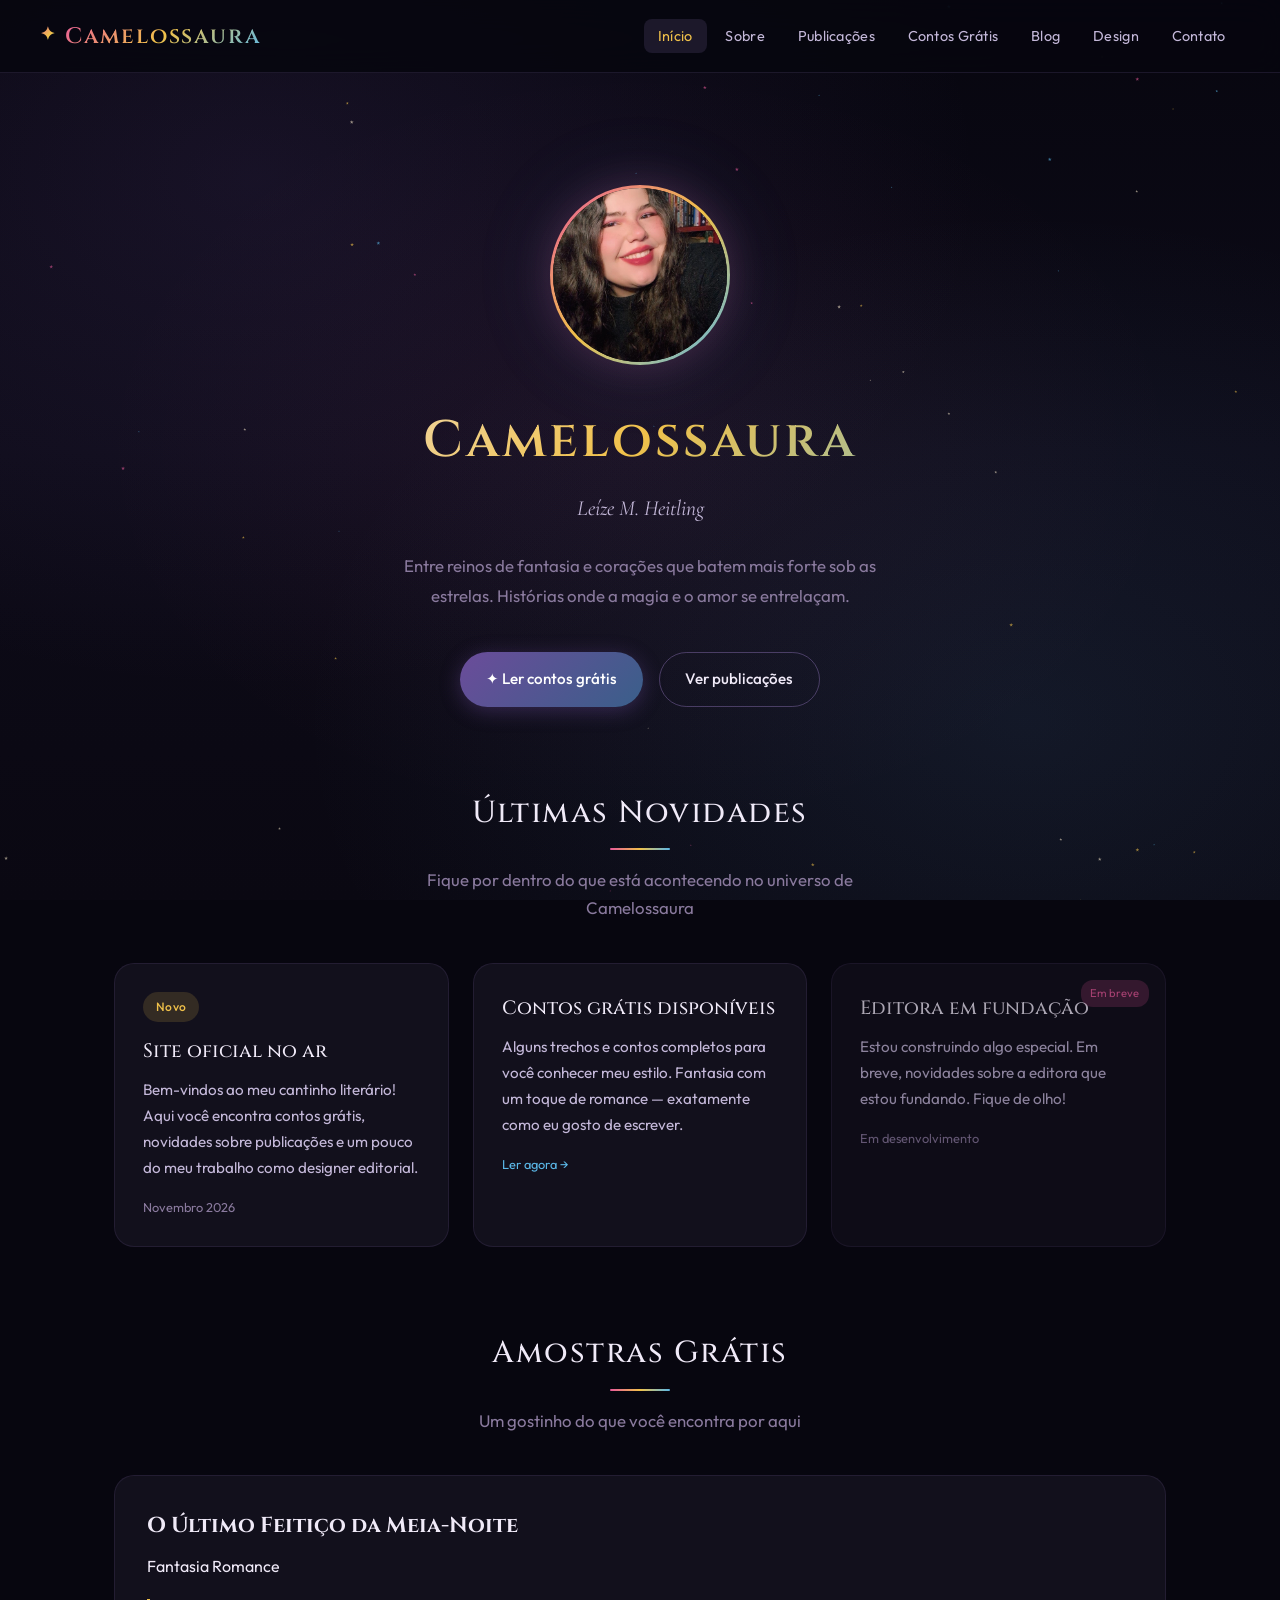
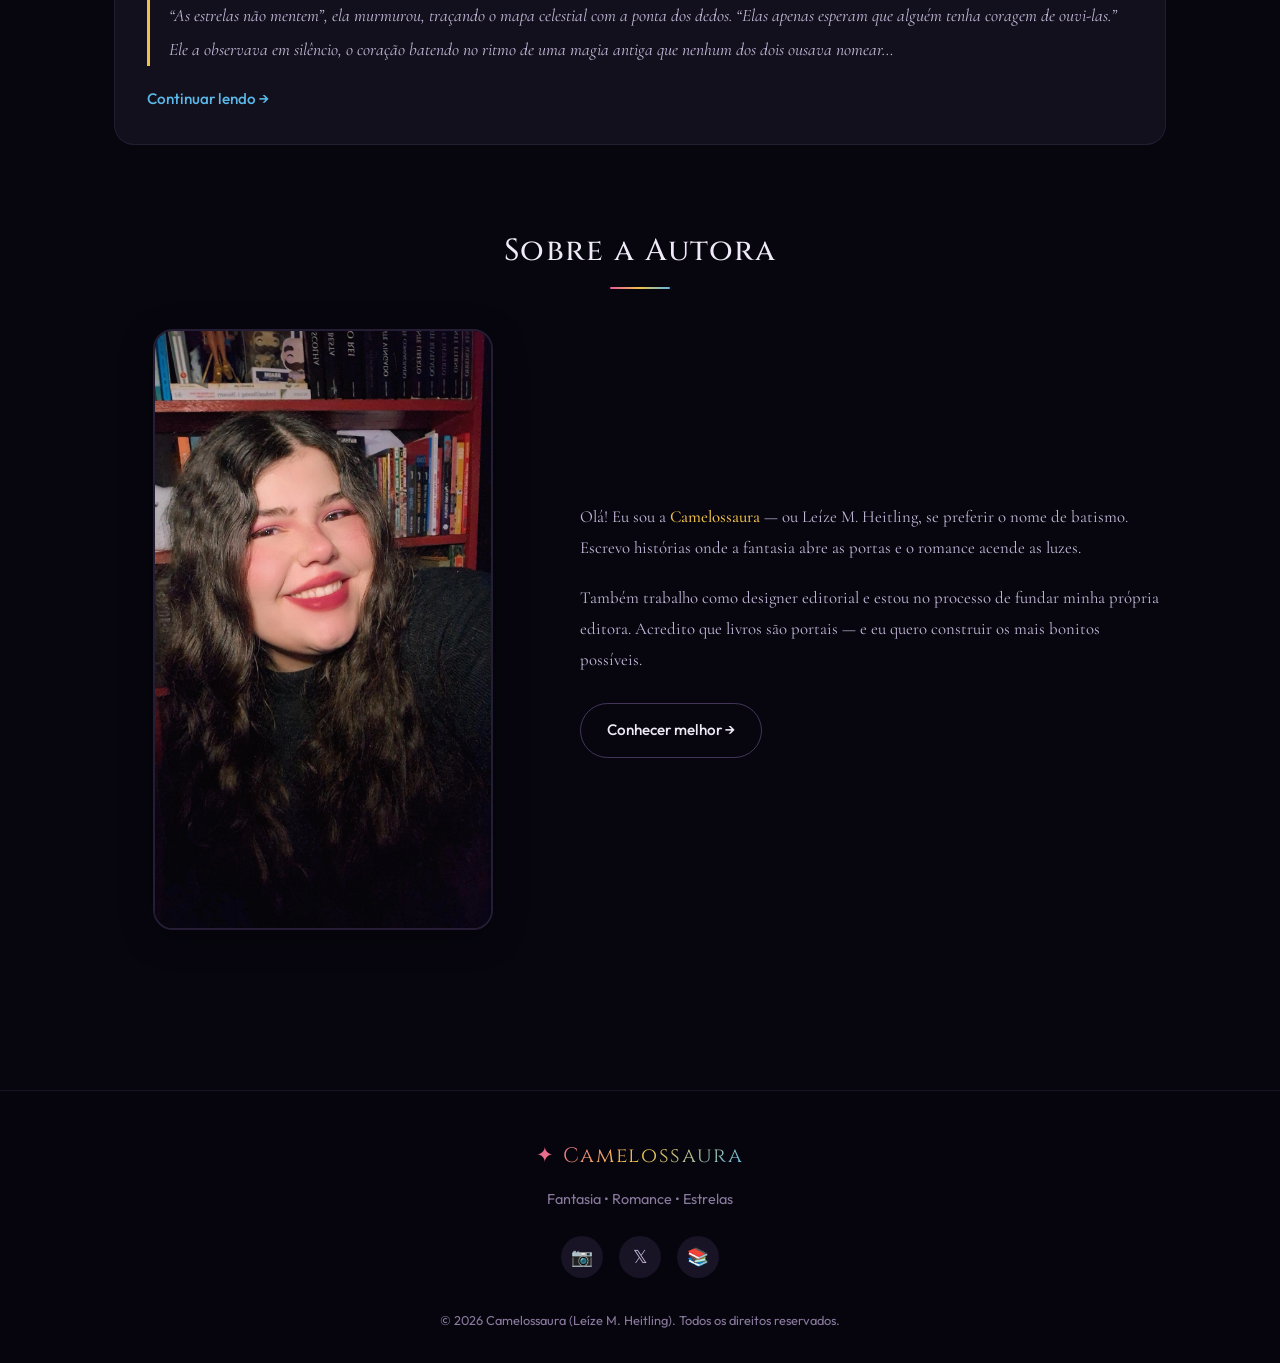
<file: camelossaura-site/index.html>
<!DOCTYPE html>
<html lang="pt-BR">
<head>
  <meta charset="UTF-8">
  <meta name="viewport" content="width=device-width, initial-scale=1.0">
  <title>Camelossaura | Escritora de Fantasia & Romance</title>
  <meta name="description" content="Site oficial de Camelossaura (Leíze M. Heitling) — escritora de fantasia com toques de romance. Contos grátis, publicações e novidades.">
  <link rel="stylesheet" href="css/style.css">
  <link rel="icon" href="data:image/svg+xml,<svg xmlns='http://www.w3.org/2000/svg' viewBox='0 0 100 100'><text y='.9em' font-size='90'>✦</text></svg>">
</head>
<body>
  <!-- Estrelas de fundo -->
  <div class="stars" id="stars"></div>

  <header>
    <div class="nav-container">
      <a href="index.html" class="logo">
        <span class="star-icon">✦</span>
        <span>Camelossaura</span>
      </a>
      <button class="menu-toggle" id="menuToggle" aria-label="Abrir menu">☰</button>
      <nav id="mainNav">
        <ul>
          <li><a href="index.html" class="active">Início</a></li>
          <li><a href="sobre.html">Sobre</a></li>
          <li><a href="publicacoes.html">Publicações</a></li>
          <li><a href="contos.html">Contos Grátis</a></li>
          <li><a href="blog.html">Blog</a></li>
          <li><a href="design.html">Design</a></li>
          <li><a href="contato.html">Contato</a></li>
        </ul>
      </nav>
    </div>
  </header>

  <main>
    <!-- HERO -->
    <section class="hero">
      <img src="images/leize.webp" alt="Camelossaura — Leíze M. Heitling" class="hero-photo">
      <h1>Camelossaura</h1>
      <p class="subtitle">Leíze M. Heitling</p>
      <p class="tagline">
        Entre reinos de fantasia e corações que batem mais forte sob as estrelas. 
        Histórias onde a magia e o amor se entrelaçam.
      </p>
      <div class="hero-buttons">
        <a href="contos.html" class="btn btn-primary">✦ Ler contos grátis</a>
        <a href="publicacoes.html" class="btn btn-secondary">Ver publicações</a>
      </div>
    </section>

    <!-- ÚLTIMAS NOVIDADES -->
    <section class="section">
      <div class="section-header">
        <h2>Últimas Novidades</h2>
        <div class="divider"></div>
        <p>Fique por dentro do que está acontecendo no universo de Camelossaura</p>
      </div>

      <div class="card-grid">
        <article class="card">
          <span class="badge">Novo</span>
          <h3 style="margin-top: 0.8rem;">Site oficial no ar</h3>
          <p>Bem-vindos ao meu cantinho literário! Aqui você encontra contos grátis, novidades sobre publicações e um pouco do meu trabalho como designer editorial.</p>
          <div class="meta">
            <span>Novembro 2026</span>
          </div>
        </article>

        <article class="card">
          <h3>Contos grátis disponíveis</h3>
          <p>Alguns trechos e contos completos para você conhecer meu estilo. Fantasia com um toque de romance — exatamente como eu gosto de escrever.</p>
          <div class="meta">
            <a href="contos.html" style="color: var(--pan-blue); text-decoration: none;">Ler agora →</a>
          </div>
        </article>

        <article class="card coming-soon">
          <h3>Editora em fundação</h3>
          <p>Estou construindo algo especial. Em breve, novidades sobre a editora que estou fundando. Fique de olho!</p>
          <div class="meta">
            <span>Em desenvolvimento</span>
          </div>
        </article>
      </div>
    </section>

    <!-- DESTAQUE CONTOS -->
    <section class="section">
      <div class="section-header">
        <h2>Amostras Grátis</h2>
        <div class="divider"></div>
        <p>Um gostinho do que você encontra por aqui</p>
      </div>

      <div class="story-preview">
        <h3>O Último Feitiço da Meia-Noite</h3>
        <span class="tag fantasia">Fantasia</span>
        <span class="tag romance">Romance</span>
        <p class="excerpt">
          “As estrelas não mentem”, ela murmurou, traçando o mapa celestial com a ponta dos dedos. 
          “Elas apenas esperam que alguém tenha coragem de ouvi-las.” Ele a observava em silêncio, 
          o coração batendo no ritmo de uma magia antiga que nenhum dos dois ousava nomear…
        </p>
        <a href="contos.html" class="read-more">Continuar lendo →</a>
      </div>
    </section>

    <!-- SOBRE RÁPIDO -->
    <section class="section">
      <div class="section-header">
        <h2>Sobre a Autora</h2>
        <div class="divider"></div>
      </div>
      <div class="about-grid">
        <img src="images/leize.webp" alt="Leíze M. Heitling" class="about-photo">
        <div class="about-text">
          <p>
            Olá! Eu sou a <span class="highlight">Camelossaura</span> — ou Leíze M. Heitling, 
            se preferir o nome de batismo. Escrevo histórias onde a fantasia abre as portas 
            e o romance acende as luzes.
          </p>
          <p>
            Também trabalho como designer editorial e estou no processo de fundar minha própria editora. 
            Acredito que livros são portais — e eu quero construir os mais bonitos possíveis.
          </p>
          <a href="sobre.html" class="btn btn-secondary" style="margin-top: 0.5rem;">Conhecer melhor →</a>
        </div>
      </div>
    </section>
  </main>

  <footer>
    <div class="footer-content">
      <div class="footer-logo"><span>✦ Camelossaura</span></div>
      <p class="footer-text">Fantasia • Romance • Estrelas</p>
      <div class="social-links">
        <!-- Substitua pelos seus links reais -->
        <a href="#" title="Instagram" aria-label="Instagram">📷</a>
        <a href="#" title="Twitter / X" aria-label="Twitter">𝕏</a>
        <a href="#" title="Goodreads" aria-label="Goodreads">📚</a>
      </div>
      <p class="copyright">© 2026 Camelossaura (Leíze M. Heitling). Todos os direitos reservados.</p>
    </div>
  </footer>

  <script src="js/main.js"></script>
</body>
</html>
</file>
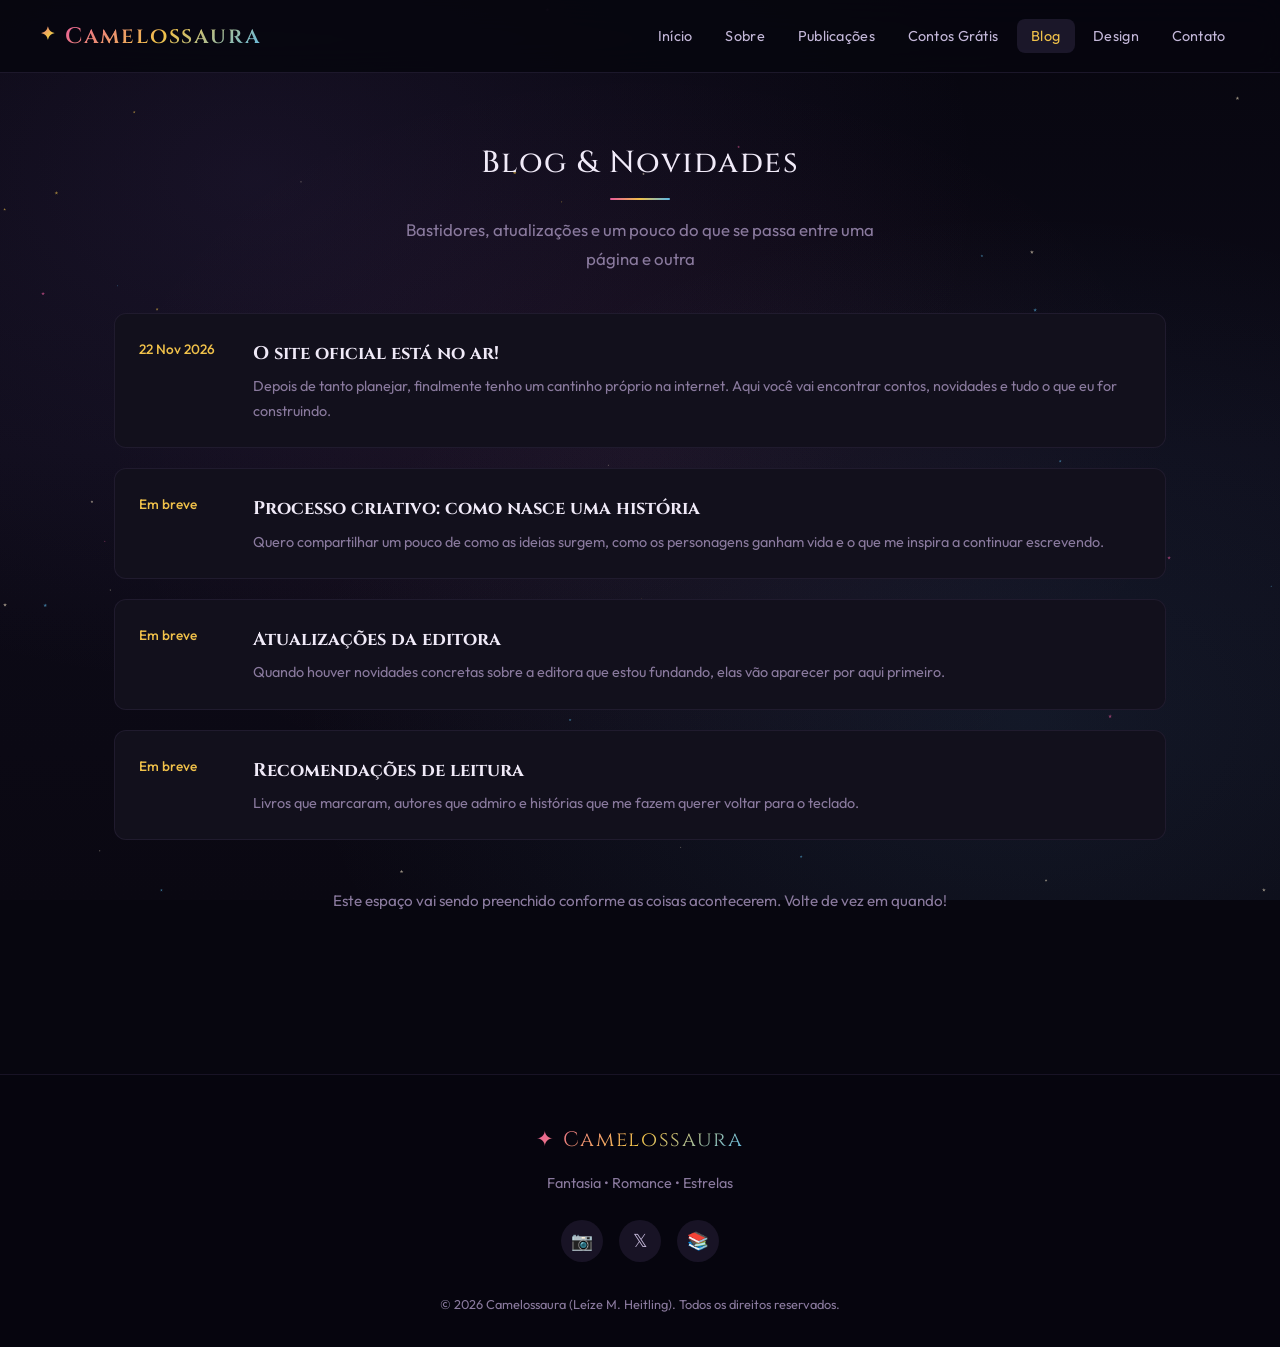
<file: camelossaura-site/blog.html>
<!DOCTYPE html>
<html lang="pt-BR">
<head>
  <meta charset="UTF-8">
  <meta name="viewport" content="width=device-width, initial-scale=1.0">
  <title>Blog & Novidades | Camelossaura</title>
  <meta name="description" content="Novidades, bastidores e pensamentos de Camelossaura — escritora de fantasia e romance.">
  <link rel="stylesheet" href="css/style.css">
  <link rel="icon" href="data:image/svg+xml,<svg xmlns='http://www.w3.org/2000/svg' viewBox='0 0 100 100'><text y='.9em' font-size='90'>✦</text></svg>">
</head>
<body>
  <div class="stars" id="stars"></div>

  <header>
    <div class="nav-container">
      <a href="index.html" class="logo">
        <span class="star-icon">✦</span>
        <span>Camelossaura</span>
      </a>
      <button class="menu-toggle" id="menuToggle" aria-label="Abrir menu">☰</button>
      <nav id="mainNav">
        <ul>
          <li><a href="index.html">Início</a></li>
          <li><a href="sobre.html">Sobre</a></li>
          <li><a href="publicacoes.html">Publicações</a></li>
          <li><a href="contos.html">Contos Grátis</a></li>
          <li><a href="blog.html" class="active">Blog</a></li>
          <li><a href="design.html">Design</a></li>
          <li><a href="contato.html">Contato</a></li>
        </ul>
      </nav>
    </div>
  </header>

  <main>
    <section class="section" style="padding-top: 1rem;">
      <div class="section-header">
        <h2>Blog & Novidades</h2>
        <div class="divider"></div>
        <p>Bastidores, atualizações e um pouco do que se passa entre uma página e outra</p>
      </div>

      <div class="post-list" style="margin-top: 2rem;">
        
        <a href="#" class="post-item">
          <div class="post-date">22 Nov 2026</div>
          <div class="post-content">
            <h3>O site oficial está no ar!</h3>
            <p>Depois de tanto planejar, finalmente tenho um cantinho próprio na internet. 
            Aqui você vai encontrar contos, novidades e tudo o que eu for construindo.</p>
          </div>
        </a>

        <a href="#" class="post-item">
          <div class="post-date">Em breve</div>
          <div class="post-content">
            <h3>Processo criativo: como nasce uma história</h3>
            <p>Quero compartilhar um pouco de como as ideias surgem, como os personagens 
            ganham vida e o que me inspira a continuar escrevendo.</p>
          </div>
        </a>

        <a href="#" class="post-item">
          <div class="post-date">Em breve</div>
          <div class="post-content">
            <h3>Atualizações da editora</h3>
            <p>Quando houver novidades concretas sobre a editora que estou fundando, 
            elas vão aparecer por aqui primeiro.</p>
          </div>
        </a>

        <a href="#" class="post-item">
          <div class="post-date">Em breve</div>
          <div class="post-content">
            <h3>Recomendações de leitura</h3>
            <p>Livros que marcaram, autores que admiro e histórias que me fazem querer 
            voltar para o teclado.</p>
          </div>
        </a>

      </div>

      <div class="text-center" style="margin-top: 3rem;">
        <p style="color: var(--text-muted); font-size: 0.95rem;">
          Este espaço vai sendo preenchido conforme as coisas acontecerem. 
          Volte de vez em quando!
        </p>
      </div>
    </section>
  </main>

  <footer>
    <div class="footer-content">
      <div class="footer-logo"><span>✦ Camelossaura</span></div>
      <p class="footer-text">Fantasia • Romance • Estrelas</p>
      <div class="social-links">
        <a href="#" title="Instagram" aria-label="Instagram">📷</a>
        <a href="#" title="Twitter / X" aria-label="Twitter">𝕏</a>
        <a href="#" title="Goodreads" aria-label="Goodreads">📚</a>
      </div>
      <p class="copyright">© 2026 Camelossaura (Leíze M. Heitling). Todos os direitos reservados.</p>
    </div>
  </footer>

  <script src="js/main.js"></script>
</body>
</html>
</file>
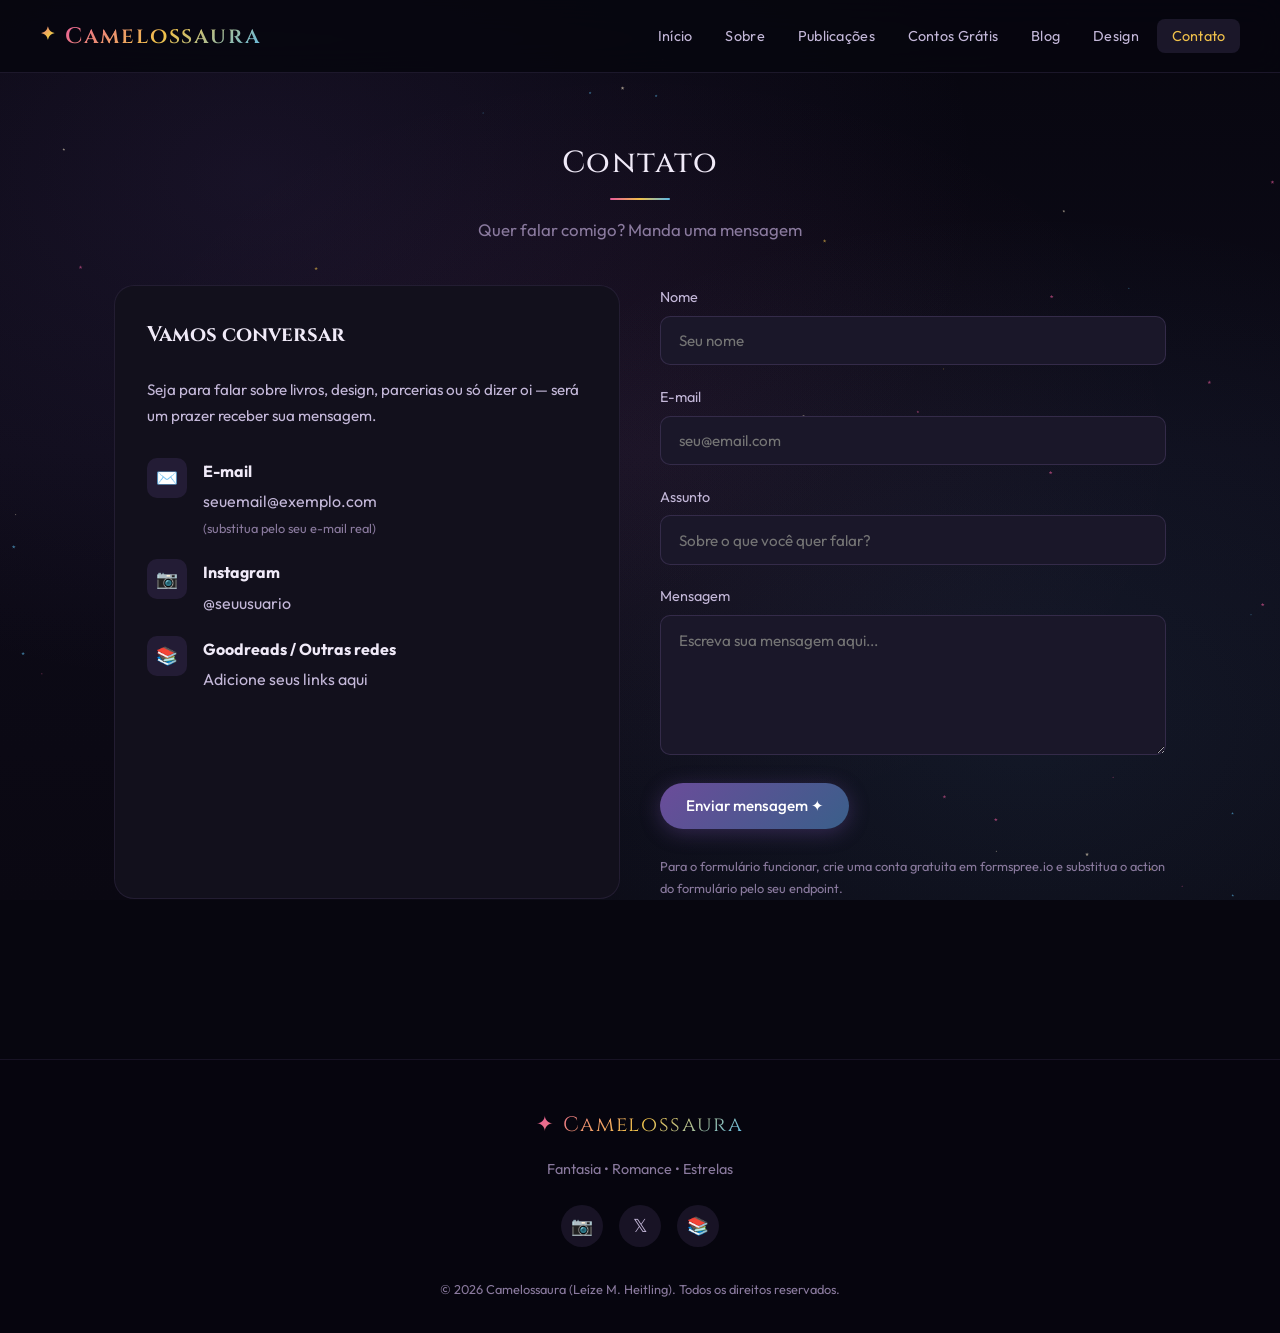
<file: camelossaura-site/contato.html>
<!DOCTYPE html>
<html lang="pt-BR">
<head>
  <meta charset="UTF-8">
  <meta name="viewport" content="width=device-width, initial-scale=1.0">
  <title>Contato | Camelossaura</title>
  <meta name="description" content="Entre em contato com Camelossaura (Leíze M. Heitling).">
  <link rel="stylesheet" href="css/style.css">
  <link rel="icon" href="data:image/svg+xml,<svg xmlns='http://www.w3.org/2000/svg' viewBox='0 0 100 100'><text y='.9em' font-size='90'>✦</text></svg>">
</head>
<body>
  <div class="stars" id="stars"></div>

  <header>
    <div class="nav-container">
      <a href="index.html" class="logo">
        <span class="star-icon">✦</span>
        <span>Camelossaura</span>
      </a>
      <button class="menu-toggle" id="menuToggle" aria-label="Abrir menu">☰</button>
      <nav id="mainNav">
        <ul>
          <li><a href="index.html">Início</a></li>
          <li><a href="sobre.html">Sobre</a></li>
          <li><a href="publicacoes.html">Publicações</a></li>
          <li><a href="contos.html">Contos Grátis</a></li>
          <li><a href="blog.html">Blog</a></li>
          <li><a href="design.html">Design</a></li>
          <li><a href="contato.html" class="active">Contato</a></li>
        </ul>
      </nav>
    </div>
  </header>

  <main>
    <section class="section" style="padding-top: 1rem;">
      <div class="section-header">
        <h2>Contato</h2>
        <div class="divider"></div>
        <p>Quer falar comigo? Manda uma mensagem</p>
      </div>

      <div class="contact-grid" style="margin-top: 2rem;">
        
        <div class="contact-info">
          <h3>Vamos conversar</h3>
          <p style="color: var(--text-secondary); margin-bottom: 1.8rem; font-size: 0.95rem;">
            Seja para falar sobre livros, design, parcerias ou só dizer oi — 
            será um prazer receber sua mensagem.
          </p>

          <div class="contact-item">
            <div class="icon">✉️</div>
            <div>
              <strong style="display: block; margin-bottom: 0.2rem;">E-mail</strong>
              <a href="mailto:seuemail@exemplo.com">seuemail@exemplo.com</a>
              <p style="font-size: 0.8rem; color: var(--text-muted); margin-top: 0.2rem;">
                (substitua pelo seu e-mail real)
              </p>
            </div>
          </div>

          <div class="contact-item">
            <div class="icon">📷</div>
            <div>
              <strong style="display: block; margin-bottom: 0.2rem;">Instagram</strong>
              <a href="#" target="_blank">@seuusuario</a>
            </div>
          </div>

          <div class="contact-item">
            <div class="icon">📚</div>
            <div>
              <strong style="display: block; margin-bottom: 0.2rem;">Goodreads / Outras redes</strong>
              <a href="#">Adicione seus links aqui</a>
            </div>
          </div>
        </div>

        <!-- Formulário simples (para funcionar de verdade, precisa de backend ou serviço como Formspree) -->
        <form class="contact-form" action="https://formspree.io/f/SEU_ID_AQUI" method="POST">
          <div class="form-group">
            <label for="name">Nome</label>
            <input type="text" id="name" name="name" placeholder="Seu nome" required>
          </div>
          <div class="form-group">
            <label for="email">E-mail</label>
            <input type="email" id="email" name="email" placeholder="seu@email.com" required>
          </div>
          <div class="form-group">
            <label for="subject">Assunto</label>
            <input type="text" id="subject" name="subject" placeholder="Sobre o que você quer falar?">
          </div>
          <div class="form-group">
            <label for="message">Mensagem</label>
            <textarea id="message" name="message" placeholder="Escreva sua mensagem aqui..." required></textarea>
          </div>
          <button type="submit" class="btn btn-primary" style="align-self: flex-start;">
            Enviar mensagem ✦
          </button>
          <p style="font-size: 0.8rem; color: var(--text-muted); margin-top: 0.5rem;">
            Para o formulário funcionar, crie uma conta gratuita em formspree.io e 
            substitua o action do formulário pelo seu endpoint.
          </p>
        </form>

      </div>
    </section>
  </main>

  <footer>
    <div class="footer-content">
      <div class="footer-logo"><span>✦ Camelossaura</span></div>
      <p class="footer-text">Fantasia • Romance • Estrelas</p>
      <div class="social-links">
        <a href="#" title="Instagram" aria-label="Instagram">📷</a>
        <a href="#" title="Twitter / X" aria-label="Twitter">𝕏</a>
        <a href="#" title="Goodreads" aria-label="Goodreads">📚</a>
      </div>
      <p class="copyright">© 2026 Camelossaura (Leíze M. Heitling). Todos os direitos reservados.</p>
    </div>
  </footer>

  <script src="js/main.js"></script>
</body>
</html>
</file>
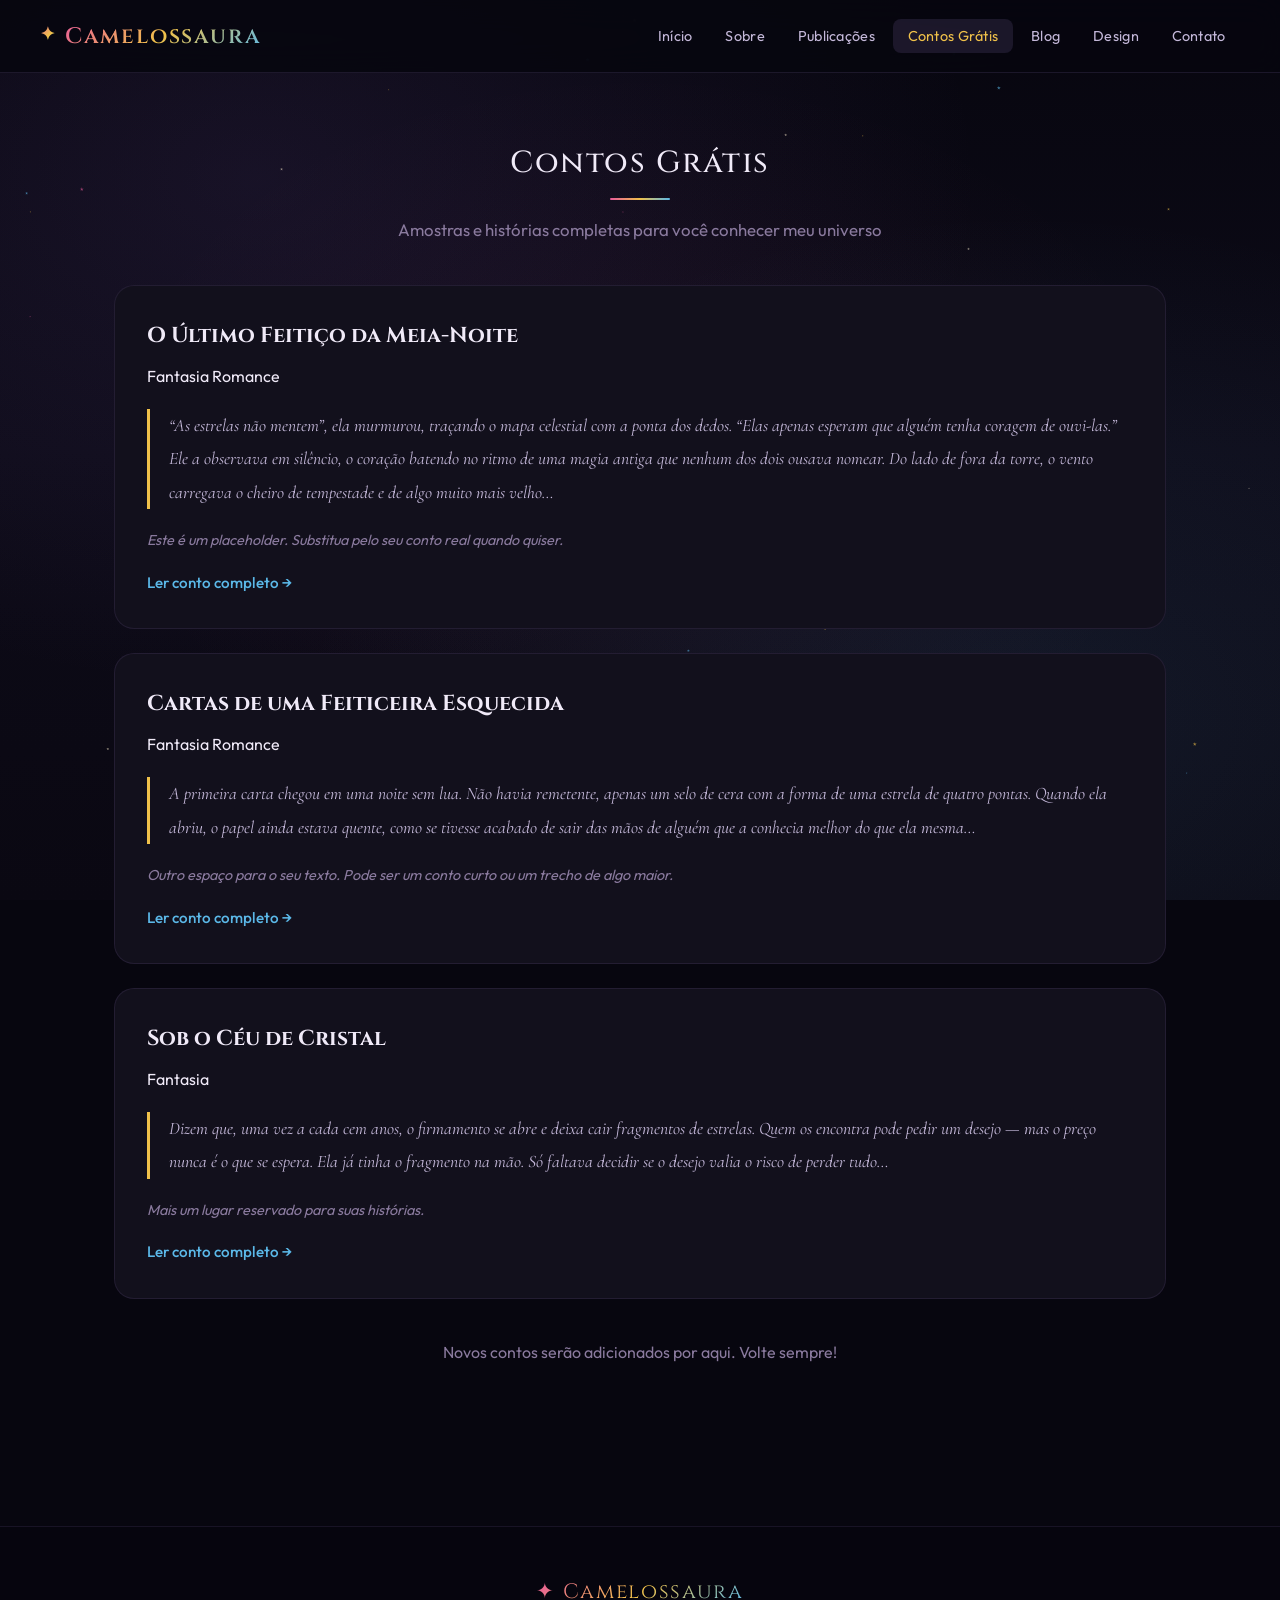
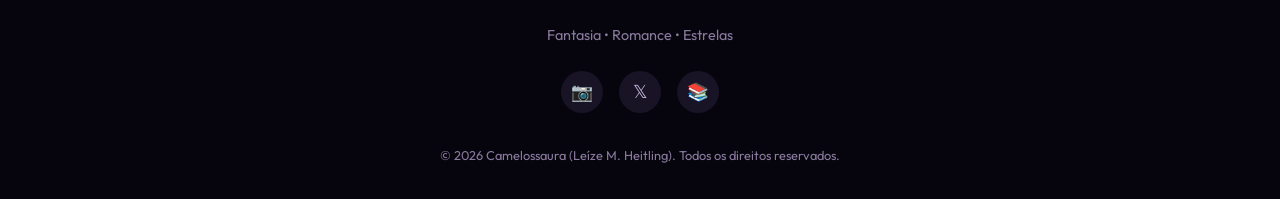
<file: camelossaura-site/contos.html>
<!DOCTYPE html>
<html lang="pt-BR">
<head>
  <meta charset="UTF-8">
  <meta name="viewport" content="width=device-width, initial-scale=1.0">
  <title>Contos Grátis | Camelossaura</title>
  <meta name="description" content="Contos e amostras grátis de Camelossaura — fantasia com romance.">
  <link rel="stylesheet" href="css/style.css">
  <link rel="icon" href="data:image/svg+xml,<svg xmlns='http://www.w3.org/2000/svg' viewBox='0 0 100 100'><text y='.9em' font-size='90'>✦</text></svg>">
</head>
<body>
  <div class="stars" id="stars"></div>

  <header>
    <div class="nav-container">
      <a href="index.html" class="logo">
        <span class="star-icon">✦</span>
        <span>Camelossaura</span>
      </a>
      <button class="menu-toggle" id="menuToggle" aria-label="Abrir menu">☰</button>
      <nav id="mainNav">
        <ul>
          <li><a href="index.html">Início</a></li>
          <li><a href="sobre.html">Sobre</a></li>
          <li><a href="publicacoes.html">Publicações</a></li>
          <li><a href="contos.html" class="active">Contos Grátis</a></li>
          <li><a href="blog.html">Blog</a></li>
          <li><a href="design.html">Design</a></li>
          <li><a href="contato.html">Contato</a></li>
        </ul>
      </nav>
    </div>
  </header>

  <main>
    <section class="section" style="padding-top: 1rem;">
      <div class="section-header">
        <h2>Contos Grátis</h2>
        <div class="divider"></div>
        <p>Amostras e histórias completas para você conhecer meu universo</p>
      </div>

      <!-- Conto 1 -->
      <article class="story-preview">
        <h3>O Último Feitiço da Meia-Noite</h3>
        <span class="tag fantasia">Fantasia</span>
        <span class="tag romance">Romance</span>
        <p class="excerpt">
          “As estrelas não mentem”, ela murmurou, traçando o mapa celestial com a ponta dos dedos. 
          “Elas apenas esperam que alguém tenha coragem de ouvi-las.” Ele a observava em silêncio, 
          o coração batendo no ritmo de uma magia antiga que nenhum dos dois ousava nomear. 
          Do lado de fora da torre, o vento carregava o cheiro de tempestade e de algo muito mais velho…
        </p>
        <p style="color: var(--text-muted); font-size: 0.9rem; margin-bottom: 1rem;">
          <em>Este é um placeholder. Substitua pelo seu conto real quando quiser.</em>
        </p>
        <a href="#" class="read-more">Ler conto completo →</a>
      </article>

      <!-- Conto 2 -->
      <article class="story-preview">
        <h3>Cartas de uma Feiticeira Esquecida</h3>
        <span class="tag fantasia">Fantasia</span>
        <span class="tag romance">Romance</span>
        <p class="excerpt">
          A primeira carta chegou em uma noite sem lua. Não havia remetente, apenas um selo de cera 
          com a forma de uma estrela de quatro pontas. Quando ela abriu, o papel ainda estava quente, 
          como se tivesse acabado de sair das mãos de alguém que a conhecia melhor do que ela mesma…
        </p>
        <p style="color: var(--text-muted); font-size: 0.9rem; margin-bottom: 1rem;">
          <em>Outro espaço para o seu texto. Pode ser um conto curto ou um trecho de algo maior.</em>
        </p>
        <a href="#" class="read-more">Ler conto completo →</a>
      </article>

      <!-- Conto 3 -->
      <article class="story-preview">
        <h3>Sob o Céu de Cristal</h3>
        <span class="tag fantasia">Fantasia</span>
        <p class="excerpt">
          Dizem que, uma vez a cada cem anos, o firmamento se abre e deixa cair fragmentos de estrelas. 
          Quem os encontra pode pedir um desejo — mas o preço nunca é o que se espera. 
          Ela já tinha o fragmento na mão. Só faltava decidir se o desejo valia o risco de perder tudo…
        </p>
        <p style="color: var(--text-muted); font-size: 0.9rem; margin-bottom: 1rem;">
          <em>Mais um lugar reservado para suas histórias.</em>
        </p>
        <a href="#" class="read-more">Ler conto completo →</a>
      </article>

      <div class="text-center" style="margin-top: 2.5rem;">
        <p style="color: var(--text-muted);">
          Novos contos serão adicionados por aqui. Volte sempre!
        </p>
      </div>
    </section>
  </main>

  <footer>
    <div class="footer-content">
      <div class="footer-logo"><span>✦ Camelossaura</span></div>
      <p class="footer-text">Fantasia • Romance • Estrelas</p>
      <div class="social-links">
        <a href="#" title="Instagram" aria-label="Instagram">📷</a>
        <a href="#" title="Twitter / X" aria-label="Twitter">𝕏</a>
        <a href="#" title="Goodreads" aria-label="Goodreads">📚</a>
      </div>
      <p class="copyright">© 2026 Camelossaura (Leíze M. Heitling). Todos os direitos reservados.</p>
    </div>
  </footer>

  <script src="js/main.js"></script>
</body>
</html>
</file>
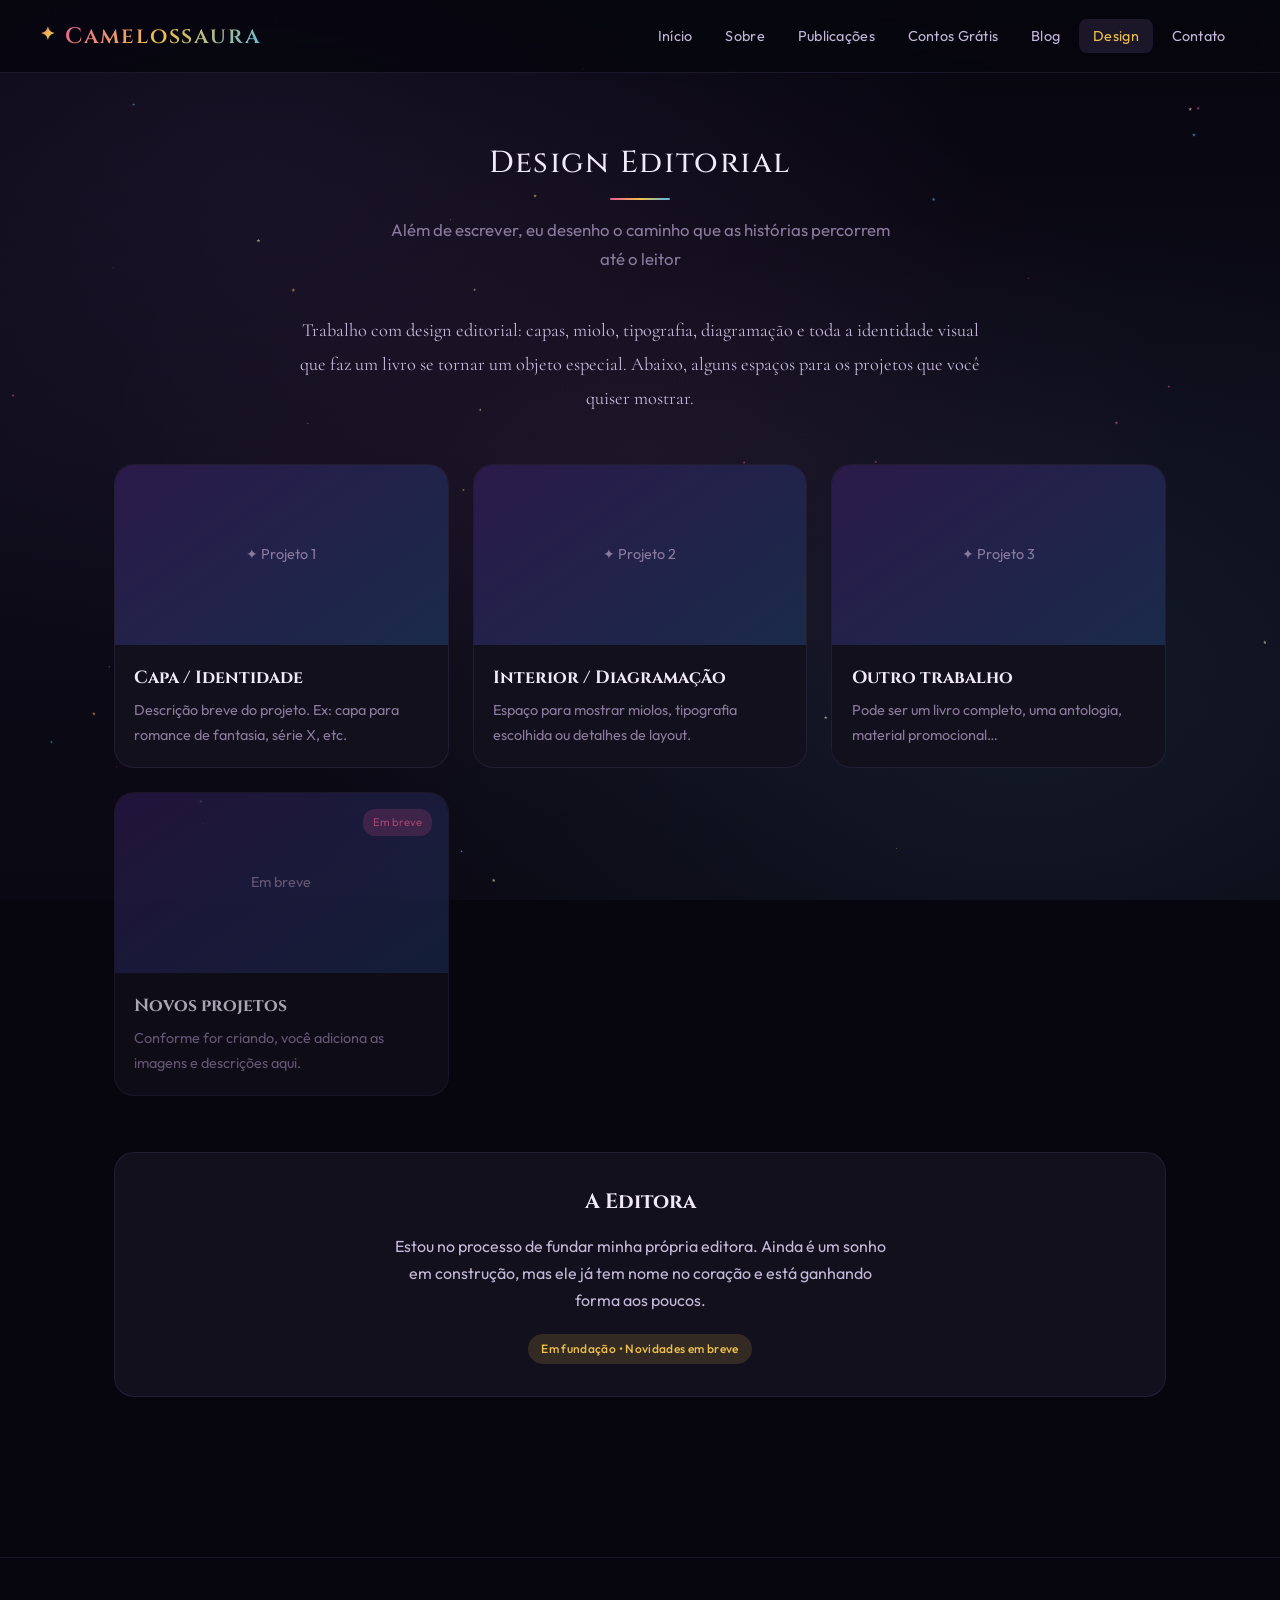
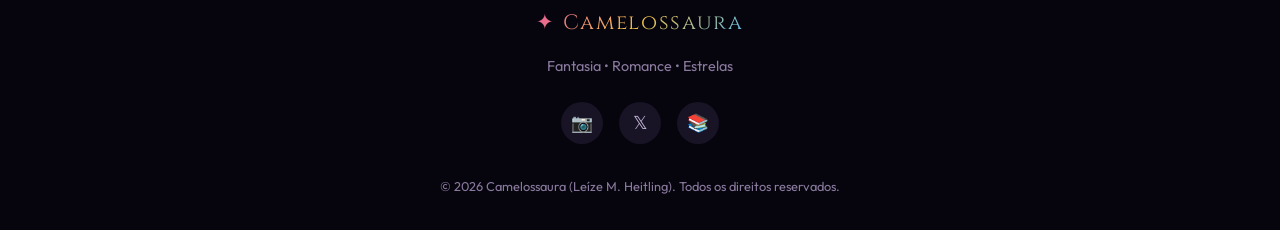
<file: camelossaura-site/design.html>
<!DOCTYPE html>
<html lang="pt-BR">
<head>
  <meta charset="UTF-8">
  <meta name="viewport" content="width=device-width, initial-scale=1.0">
  <title>Design Editorial | Camelossaura</title>
  <meta name="description" content="Portfólio de design editorial de Camelossaura (Leíze M. Heitling) — capas, interiores e projetos visuais.">
  <link rel="stylesheet" href="css/style.css">
  <link rel="icon" href="data:image/svg+xml,<svg xmlns='http://www.w3.org/2000/svg' viewBox='0 0 100 100'><text y='.9em' font-size='90'>✦</text></svg>">
</head>
<body>
  <div class="stars" id="stars"></div>

  <header>
    <div class="nav-container">
      <a href="index.html" class="logo">
        <span class="star-icon">✦</span>
        <span>Camelossaura</span>
      </a>
      <button class="menu-toggle" id="menuToggle" aria-label="Abrir menu">☰</button>
      <nav id="mainNav">
        <ul>
          <li><a href="index.html">Início</a></li>
          <li><a href="sobre.html">Sobre</a></li>
          <li><a href="publicacoes.html">Publicações</a></li>
          <li><a href="contos.html">Contos Grátis</a></li>
          <li><a href="blog.html">Blog</a></li>
          <li><a href="design.html" class="active">Design</a></li>
          <li><a href="contato.html">Contato</a></li>
        </ul>
      </nav>
    </div>
  </header>

  <main>
    <section class="section" style="padding-top: 1rem;">
      <div class="section-header">
        <h2>Design Editorial</h2>
        <div class="divider"></div>
        <p>Além de escrever, eu desenho o caminho que as histórias percorrem até o leitor</p>
      </div>

      <div style="max-width: 700px; margin: 0 auto 3rem; text-align: center;">
        <p style="color: var(--text-secondary); font-family: var(--font-serif); font-size: 1.15rem; line-height: 1.85;">
          Trabalho com design editorial: capas, miolo, tipografia, diagramação e toda a 
          identidade visual que faz um livro se tornar um objeto especial. 
          Abaixo, alguns espaços para os projetos que você quiser mostrar.
        </p>
      </div>

      <div class="design-grid">
        
        <div class="design-card">
          <div class="design-placeholder">
            ✦ Projeto 1
          </div>
          <div class="info">
            <h3>Capa / Identidade</h3>
            <p>Descrição breve do projeto. Ex: capa para romance de fantasia, série X, etc.</p>
          </div>
        </div>

        <div class="design-card">
          <div class="design-placeholder">
            ✦ Projeto 2
          </div>
          <div class="info">
            <h3>Interior / Diagramação</h3>
            <p>Espaço para mostrar miolos, tipografia escolhida ou detalhes de layout.</p>
          </div>
        </div>

        <div class="design-card">
          <div class="design-placeholder">
            ✦ Projeto 3
          </div>
          <div class="info">
            <h3>Outro trabalho</h3>
            <p>Pode ser um livro completo, uma antologia, material promocional…</p>
          </div>
        </div>

        <div class="design-card coming-soon">
          <div class="design-placeholder">
            Em breve
          </div>
          <div class="info">
            <h3>Novos projetos</h3>
            <p>Conforme for criando, você adiciona as imagens e descrições aqui.</p>
          </div>
        </div>

      </div>

      <div class="text-center" style="margin-top: 3.5rem; padding: 2rem; background: var(--bg-card); border-radius: var(--radius-lg); border: 1px solid rgba(155, 126, 200, 0.12);">
        <h3 style="font-family: var(--font-display); font-size: 1.3rem; margin-bottom: 0.8rem;">A Editora</h3>
        <p style="color: var(--text-secondary); max-width: 500px; margin: 0 auto 1.2rem;">
          Estou no processo de fundar minha própria editora. Ainda é um sonho em construção, 
          mas ele já tem nome no coração e está ganhando forma aos poucos.
        </p>
        <span class="badge">Em fundação • Novidades em breve</span>
      </div>
    </section>
  </main>

  <footer>
    <div class="footer-content">
      <div class="footer-logo"><span>✦ Camelossaura</span></div>
      <p class="footer-text">Fantasia • Romance • Estrelas</p>
      <div class="social-links">
        <a href="#" title="Instagram" aria-label="Instagram">📷</a>
        <a href="#" title="Twitter / X" aria-label="Twitter">𝕏</a>
        <a href="#" title="Goodreads" aria-label="Goodreads">📚</a>
      </div>
      <p class="copyright">© 2026 Camelossaura (Leíze M. Heitling). Todos os direitos reservados.</p>
    </div>
  </footer>

  <script src="js/main.js"></script>
</body>
</html>
</file>
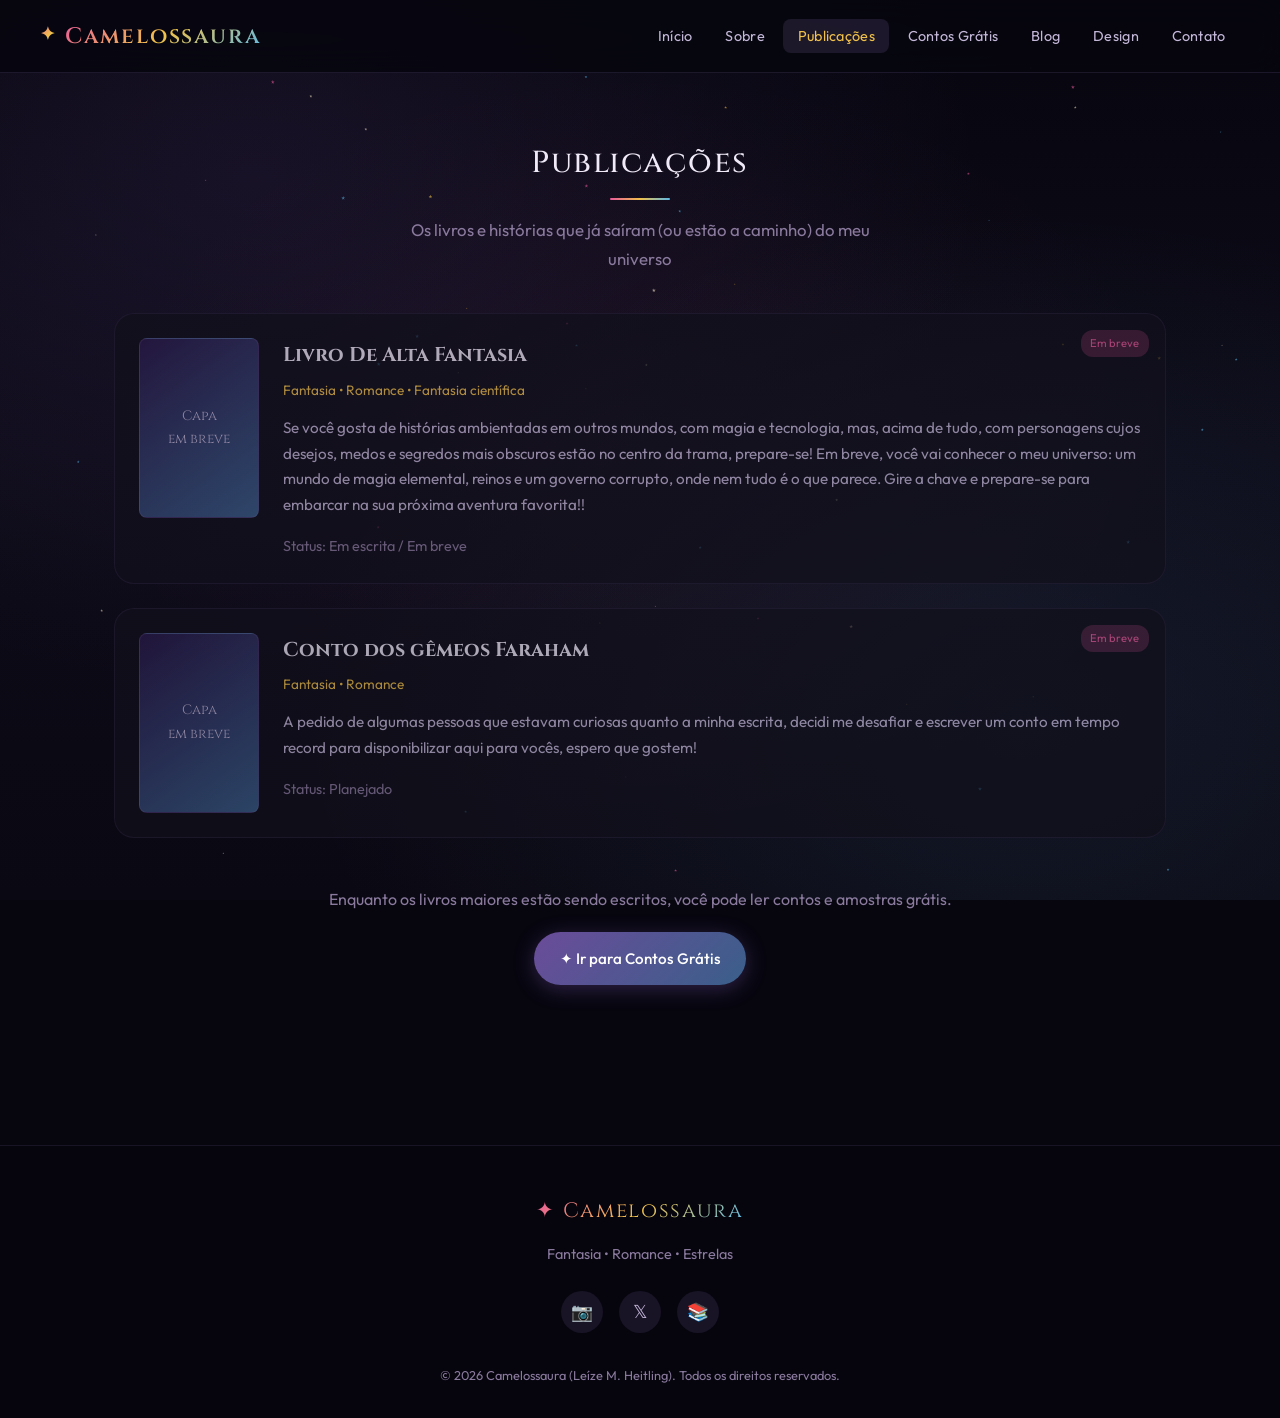
<file: camelossaura-site/publicacoes.html>
<!DOCTYPE html>
<html lang="pt-BR">
<head>
  <meta charset="UTF-8">
  <meta name="viewport" content="width=device-width, initial-scale=1.0">
  <title>Publicações | Camelossaura</title>
  <meta name="description" content="Livros e publicações de Camelossaura (Leíze M. Heitling) — fantasia e romance.">
  <link rel="stylesheet" href="css/style.css">
  <link rel="icon" href="data:image/svg+xml,<svg xmlns='http://www.w3.org/2000/svg' viewBox='0 0 100 100'><text y='.9em' font-size='90'>✦</text></svg>">
</head>
<body>
  <div class="stars" id="stars"></div>

  <header>
    <div class="nav-container">
      <a href="index.html" class="logo">
        <span class="star-icon">✦</span>
        <span>Camelossaura</span>
      </a>
      <button class="menu-toggle" id="menuToggle" aria-label="Abrir menu">☰</button>
      <nav id="mainNav">
        <ul>
          <li><a href="index.html">Início</a></li>
          <li><a href="sobre.html">Sobre</a></li>
          <li><a href="publicacoes.html" class="active">Publicações</a></li>
          <li><a href="contos.html">Contos Grátis</a></li>
          <li><a href="blog.html">Blog</a></li>
          <li><a href="design.html">Design</a></li>
          <li><a href="contato.html">Contato</a></li>
        </ul>
      </nav>
    </div>
  </header>

  <main>
    <section class="section" style="padding-top: 1rem;">
      <div class="section-header">
        <h2>Publicações</h2>
        <div class="divider"></div>
        <p>Os livros e histórias que já saíram (ou estão a caminho) do meu universo</p>
      </div>

      <!-- Exemplo de livro - substitua pelos reais -->
      <div style="display: flex; flex-direction: column; gap: 1.5rem; margin-top: 2rem;">
        
        <article class="book-card coming-soon">
          <div class="book-cover">
            Capa<br>em breve
          </div>
          <div class="book-info">
            <h3>Livro De Alta Fantasia</h3>
            <p class="genre">Fantasia • Romance • Fantasia científica</p>
            <p>
              Se você gosta de histórias ambientadas em outros mundos, com magia e tecnologia, mas, acima de tudo, com personagens cujos desejos, medos e segredos mais obscuros estão no centro da trama, prepare-se!

Em breve, você vai conhecer o meu universo: um mundo de magia elemental, reinos e um governo corrupto, onde nem tudo é o que parece.

Gire a chave e prepare-se para embarcar na sua próxima aventura favorita!!
            </p>
            <p style="margin-top: 1rem; font-size: 0.9rem; color: var(--text-muted);">
              Status: Em escrita / Em breve
            </p>
          </div>
        </article>

        <article class="book-card coming-soon">
          <div class="book-cover">
            Capa<br>em breve
          </div>
          <div class="book-info">
            <h3>Conto dos gêmeos Faraham</h3>
            <p class="genre">Fantasia • Romance</p>
            <p>
             A pedido de algumas pessoas que estavam curiosas quanto a minha escrita, decidi me desafiar e escrever um conto em tempo record para disponibilizar aqui para vocês, espero que gostem!
            </p>
            <p style="margin-top: 1rem; font-size: 0.9rem; color: var(--text-muted);">
              Status: Planejado
            </p>
          </div>
        </article>

      </div>

      <div class="text-center mt-2" style="margin-top: 3rem;">
        <p style="color: var(--text-muted); margin-bottom: 1.2rem;">
          Enquanto os livros maiores estão sendo escritos, você pode ler contos e amostras grátis.
        </p>
        <a href="contos.html" class="btn btn-primary">✦ Ir para Contos Grátis</a>
      </div>
    </section>
  </main>

  <footer>
    <div class="footer-content">
      <div class="footer-logo"><span>✦ Camelossaura</span></div>
      <p class="footer-text">Fantasia • Romance • Estrelas</p>
      <div class="social-links">
        <a href="#" title="Instagram" aria-label="Instagram">📷</a>
        <a href="#" title="Twitter / X" aria-label="Twitter">𝕏</a>
        <a href="#" title="Goodreads" aria-label="Goodreads">📚</a>
      </div>
      <p class="copyright">© 2026 Camelossaura (Leíze M. Heitling). Todos os direitos reservados.</p>
    </div>
  </footer>

  <script src="js/main.js"></script>
</body>
</html>
</file>
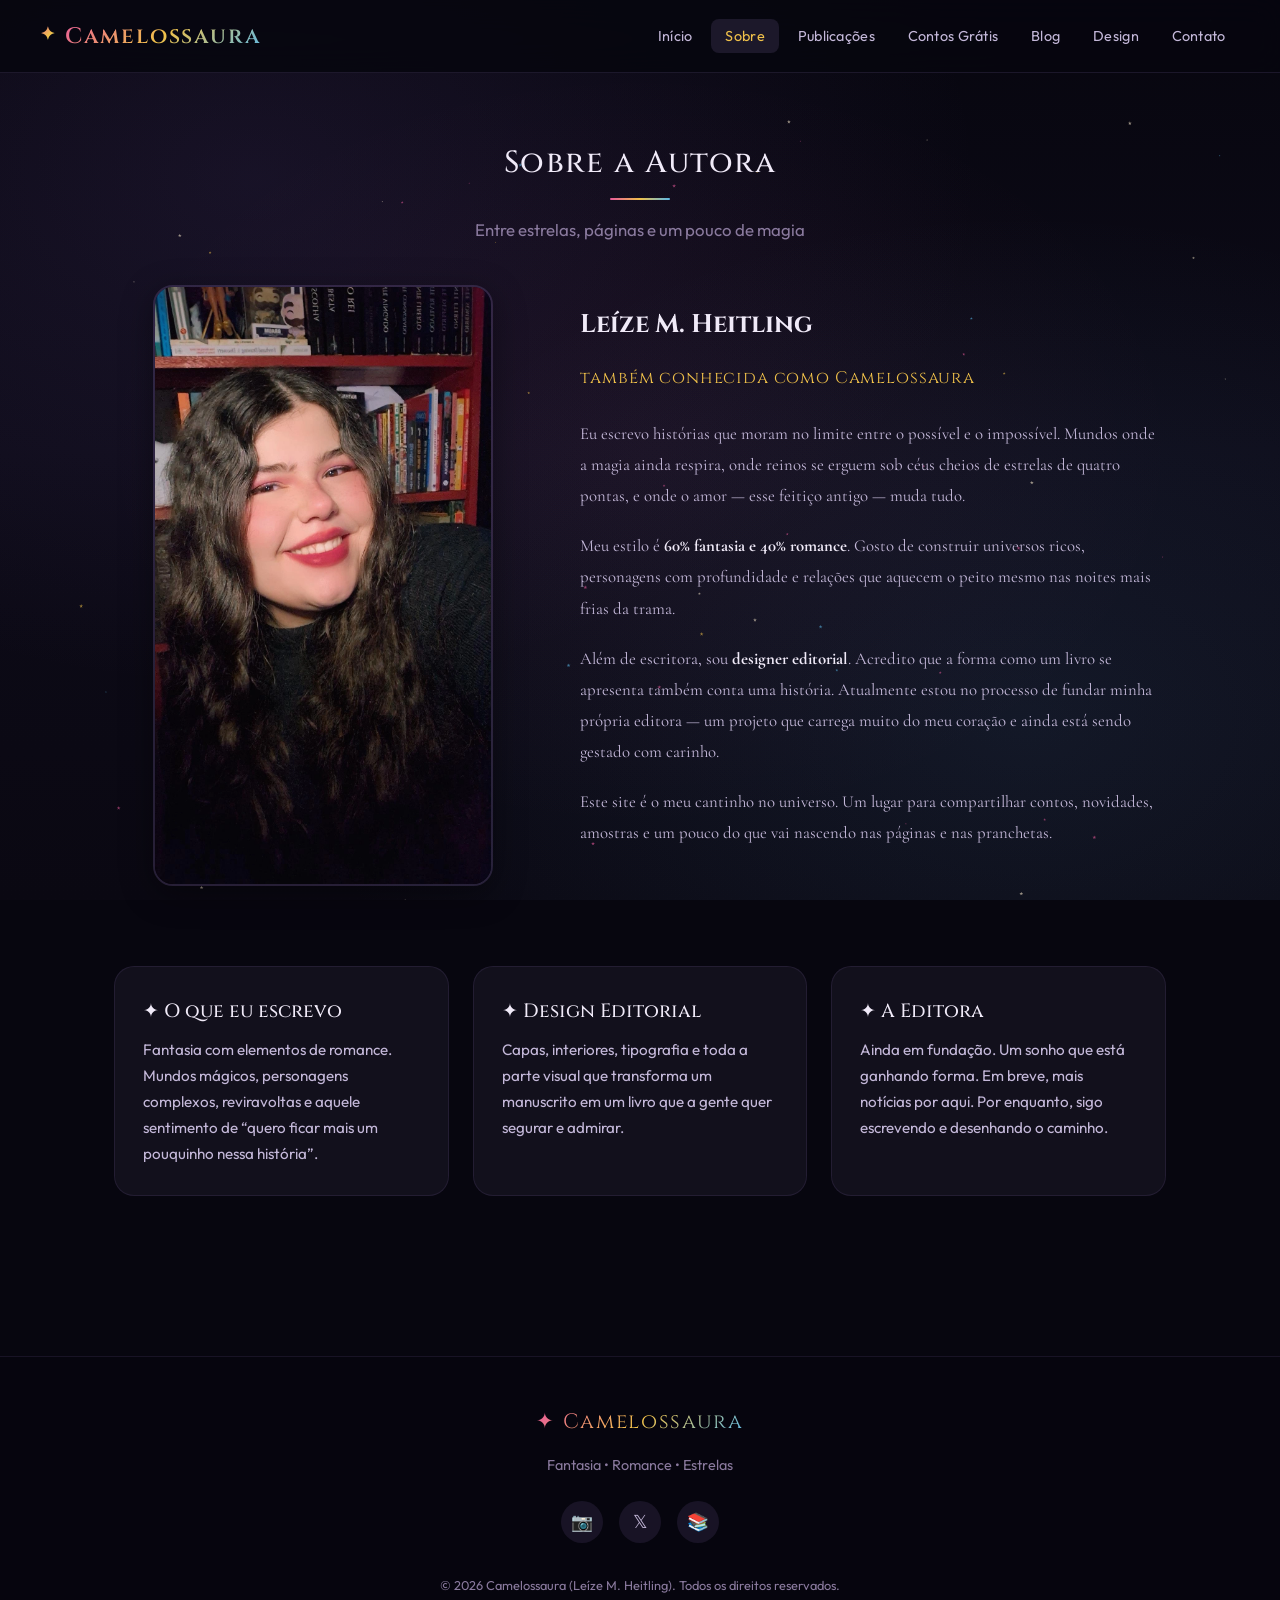
<file: camelossaura-site/sobre.html>
<!DOCTYPE html>
<html lang="pt-BR">
<head>
  <meta charset="UTF-8">
  <meta name="viewport" content="width=device-width, initial-scale=1.0">
  <title>Sobre a Autora | Camelossaura</title>
  <meta name="description" content="Conheça Camelossaura (Leíze M. Heitling), escritora de fantasia e romance, designer editorial e fundadora de editora.">
  <link rel="stylesheet" href="css/style.css">
  <link rel="icon" href="data:image/svg+xml,<svg xmlns='http://www.w3.org/2000/svg' viewBox='0 0 100 100'><text y='.9em' font-size='90'>✦</text></svg>">
</head>
<body>
  <div class="stars" id="stars"></div>

  <header>
    <div class="nav-container">
      <a href="index.html" class="logo">
        <span class="star-icon">✦</span>
        <span>Camelossaura</span>
      </a>
      <button class="menu-toggle" id="menuToggle" aria-label="Abrir menu">☰</button>
      <nav id="mainNav">
        <ul>
          <li><a href="index.html">Início</a></li>
          <li><a href="sobre.html" class="active">Sobre</a></li>
          <li><a href="publicacoes.html">Publicações</a></li>
          <li><a href="contos.html">Contos Grátis</a></li>
          <li><a href="blog.html">Blog</a></li>
          <li><a href="design.html">Design</a></li>
          <li><a href="contato.html">Contato</a></li>
        </ul>
      </nav>
    </div>
  </header>

  <main>
    <section class="section" style="padding-top: 1rem;">
      <div class="section-header">
        <h2>Sobre a Autora</h2>
        <div class="divider"></div>
        <p>Entre estrelas, páginas e um pouco de magia</p>
      </div>

      <div class="about-grid" style="margin-top: 2rem;">
        <img src="images/leize.webp" alt="Leíze M. Heitling — Camelossaura" class="about-photo">
        <div class="about-text">
          <h2 style="font-size: 1.6rem;">Leíze M. Heitling</h2>
          <p style="color: var(--pan-yellow); font-family: var(--font-display); letter-spacing: 0.05em; margin-bottom: 1.5rem;">
            também conhecida como Camelossaura
          </p>
          
          <p>
            Eu escrevo histórias que moram no limite entre o possível e o impossível. 
            Mundos onde a magia ainda respira, onde reinos se erguem sob céus cheios de estrelas 
            de quatro pontas, e onde o amor — esse feitiço antigo — muda tudo.
          </p>
          
          <p>
            Meu estilo é <strong style="color: var(--text-primary);">60% fantasia e 40% romance</strong>. 
            Gosto de construir universos ricos, personagens com profundidade e relações que 
            aquecem o peito mesmo nas noites mais frias da trama.
          </p>
          
          <p>
            Além de escritora, sou <strong style="color: var(--text-primary);">designer editorial</strong>. 
            Acredito que a forma como um livro se apresenta também conta uma história. 
            Atualmente estou no processo de fundar minha própria editora — um projeto 
            que carrega muito do meu coração e ainda está sendo gestado com carinho.
          </p>
          
          <p>
            Este site é o meu cantinho no universo. Um lugar para compartilhar contos, 
            novidades, amostras e um pouco do que vai nascendo nas páginas e nas pranchetas.
          </p>
        </div>
      </div>
    </section>

    <!-- Mais detalhes -->
    <section class="section">
      <div class="card-grid">
        <div class="card">
          <h3>✦ O que eu escrevo</h3>
          <p>Fantasia com elementos de romance. Mundos mágicos, personagens complexos, 
          reviravoltas e aquele sentimento de “quero ficar mais um pouquinho nessa história”.</p>
        </div>
        <div class="card">
          <h3>✦ Design Editorial</h3>
          <p>Capas, interiores, tipografia e toda a parte visual que transforma um manuscrito 
          em um livro que a gente quer segurar e admirar.</p>
        </div>
        <div class="card">
          <h3>✦ A Editora</h3>
          <p>Ainda em fundação. Um sonho que está ganhando forma. Em breve, mais notícias 
          por aqui. Por enquanto, sigo escrevendo e desenhando o caminho.</p>
        </div>
      </div>
    </section>
  </main>

  <footer>
    <div class="footer-content">
      <div class="footer-logo"><span>✦ Camelossaura</span></div>
      <p class="footer-text">Fantasia • Romance • Estrelas</p>
      <div class="social-links">
        <a href="#" title="Instagram" aria-label="Instagram">📷</a>
        <a href="#" title="Twitter / X" aria-label="Twitter">𝕏</a>
        <a href="#" title="Goodreads" aria-label="Goodreads">📚</a>
      </div>
      <p class="copyright">© 2026 Camelossaura (Leíze M. Heitling). Todos os direitos reservados.</p>
    </div>
  </footer>

  <script src="js/main.js"></script>
</body>
</html>
</file>
<file: camelossaura-site/css/style.css>
/* ========================================
   Camelossaura — Site da Escritora
   Tema: Noite mística / Galáxia
   Cores inspiradas na bandeira pansexual
   ======================================== */

@import url('https://fonts.googleapis.com/css2?family=Cinzel:wght@400;500;600;700&family=Cormorant+Garamond:ital,wght@0,400;0,500;0,600;1,400;1,500&family=Outfit:wght@300;400;500;600&display=swap');

:root {
  /* Cores principais - noite mística */
  --bg-deep: #07060f;
  --bg-card: #12101c;
  --bg-elevated: #1a1729;
  
  /* Roxos e azuis */
  --purple-deep: #2a1a4a;
  --purple: #6b4c9a;
  --purple-light: #9b7ec8;
  --blue-mystic: #3a5f8a;
  --blue-bright: #5b9fd4;
  --cyan: #7ec8e3;
  
  /* Acentos da bandeira pan (adaptados) */
  --pan-pink: #e85a9b;
  --pan-yellow: #f0c14a;
  --pan-blue: #5bb8e8;
  
  /* Texto */
  --text-primary: #f0eaf8;
  --text-secondary: #c4b8d9;
  --text-muted: #8a7a9e;
  
  /* Destaques */
  --gold: #e8c872;
  --star: #f5e6c8;
  
  /* Tipografia */
  --font-display: 'Cinzel', serif;
  --font-serif: 'Cormorant Garamond', serif;
  --font-sans: 'Outfit', sans-serif;
  
  /* Espaçamentos */
  --radius: 12px;
  --radius-lg: 20px;
  --shadow: 0 8px 32px rgba(0, 0, 0, 0.4);
  --glow: 0 0 40px rgba(107, 76, 154, 0.25);
}

*, *::before, *::after {
  box-sizing: border-box;
  margin: 0;
  padding: 0;
}

html {
  scroll-behavior: smooth;
}

body {
  font-family: var(--font-sans);
  background: var(--bg-deep);
  color: var(--text-primary);
  line-height: 1.7;
  min-height: 100vh;
  overflow-x: hidden;
}

/* Fundo com estrelas e gradiente galáctico */
body::before {
  content: '';
  position: fixed;
  inset: 0;
  background: 
    radial-gradient(ellipse at 20% 20%, rgba(107, 76, 154, 0.15) 0%, transparent 50%),
    radial-gradient(ellipse at 80% 80%, rgba(91, 159, 212, 0.1) 0%, transparent 50%),
    radial-gradient(ellipse at 50% 50%, rgba(232, 90, 155, 0.05) 0%, transparent 60%),
    linear-gradient(180deg, #07060f 0%, #0d0b18 50%, #0a0812 100%);
  z-index: -2;
  pointer-events: none;
}

/* Estrelas de 4 pontas (CSS) */
.stars {
  position: fixed;
  inset: 0;
  z-index: -1;
  pointer-events: none;
  overflow: hidden;
}

.star {
  position: absolute;
  width: 4px;
  height: 4px;
  background: var(--star);
  clip-path: polygon(50% 0%, 61% 35%, 98% 35%, 68% 57%, 79% 91%, 50% 70%, 21% 91%, 32% 57%, 2% 35%, 39% 35%);
  opacity: 0.6;
  animation: twinkle 4s ease-in-out infinite;
}

.star.small { width: 3px; height: 3px; }
.star.tiny { width: 2px; height: 2px; opacity: 0.4; }
.star.yellow { background: var(--pan-yellow); }
.star.pink { background: var(--pan-pink); }
.star.blue { background: var(--pan-blue); }

@keyframes twinkle {
  0%, 100% { opacity: 0.3; transform: scale(1); }
  50% { opacity: 0.9; transform: scale(1.2); }
}

/* ========== HEADER / NAV ========== */
header {
  position: sticky;
  top: 0;
  z-index: 100;
  background: rgba(7, 6, 15, 0.85);
  backdrop-filter: blur(16px);
  border-bottom: 1px solid rgba(155, 126, 200, 0.15);
  padding: 0 1.5rem;
}

.nav-container {
  max-width: 1200px;
  margin: 0 auto;
  display: flex;
  align-items: center;
  justify-content: space-between;
  height: 72px;
}

.logo {
  font-family: var(--font-display);
  font-size: 1.4rem;
  font-weight: 600;
  color: var(--text-primary);
  text-decoration: none;
  letter-spacing: 0.08em;
  display: flex;
  align-items: center;
  gap: 0.5rem;
}

.logo span {
  background: linear-gradient(135deg, var(--pan-pink), var(--pan-yellow), var(--pan-blue));
  -webkit-background-clip: text;
  -webkit-text-fill-color: transparent;
  background-clip: text;
}

.logo .star-icon {
  color: var(--pan-yellow);
  font-size: 1.1rem;
}

nav ul {
  display: flex;
  list-style: none;
  gap: 0.25rem;
}

nav a {
  font-family: var(--font-sans);
  font-size: 0.9rem;
  font-weight: 400;
  color: var(--text-secondary);
  text-decoration: none;
  padding: 0.5rem 0.9rem;
  border-radius: 8px;
  transition: all 0.25s ease;
  letter-spacing: 0.02em;
}

nav a:hover,
nav a.active {
  color: var(--text-primary);
  background: rgba(155, 126, 200, 0.15);
}

nav a.active {
  color: var(--pan-yellow);
}

/* Mobile menu */
.menu-toggle {
  display: none;
  background: none;
  border: none;
  color: var(--text-primary);
  font-size: 1.5rem;
  cursor: pointer;
  padding: 0.5rem;
}

/* ========== MAIN LAYOUT ========== */
main {
  max-width: 1100px;
  margin: 0 auto;
  padding: 3rem 1.5rem 5rem;
}

/* ========== HERO ========== */
.hero {
  text-align: center;
  padding: 4rem 0 5rem;
  position: relative;
}

.hero-photo {
  width: 180px;
  height: 180px;
  border-radius: 50%;
  object-fit: cover;
  border: 3px solid transparent;
  background: linear-gradient(var(--bg-deep), var(--bg-deep)) padding-box,
              linear-gradient(135deg, var(--pan-pink), var(--pan-yellow), var(--pan-blue)) border-box;
  box-shadow: 0 0 40px rgba(232, 90, 155, 0.2), 0 0 80px rgba(91, 159, 212, 0.15);
  margin: 0 auto 2rem;
  display: block;
}

.hero h1 {
  font-family: var(--font-display);
  font-size: clamp(2.2rem, 5vw, 3.2rem);
  font-weight: 600;
  letter-spacing: 0.06em;
  margin-bottom: 0.4rem;
  background: linear-gradient(135deg, #f0eaf8 0%, var(--pan-yellow) 50%, var(--pan-blue) 100%);
  -webkit-background-clip: text;
  -webkit-text-fill-color: transparent;
  background-clip: text;
}

.hero .subtitle {
  font-family: var(--font-serif);
  font-size: 1.35rem;
  font-style: italic;
  color: var(--text-secondary);
  margin-bottom: 1.5rem;
}

.hero .tagline {
  font-size: 1.05rem;
  color: var(--text-muted);
  max-width: 520px;
  margin: 0 auto 2.5rem;
  line-height: 1.8;
}

.hero-buttons {
  display: flex;
  gap: 1rem;
  justify-content: center;
  flex-wrap: wrap;
}

/* ========== BUTTONS ========== */
.btn {
  display: inline-flex;
  align-items: center;
  gap: 0.5rem;
  font-family: var(--font-sans);
  font-size: 0.95rem;
  font-weight: 500;
  padding: 0.85rem 1.6rem;
  border-radius: 50px;
  text-decoration: none;
  transition: all 0.3s ease;
  border: none;
  cursor: pointer;
}

.btn-primary {
  background: linear-gradient(135deg, var(--purple) 0%, var(--blue-mystic) 100%);
  color: white;
  box-shadow: 0 4px 20px rgba(107, 76, 154, 0.4);
}

.btn-primary:hover {
  transform: translateY(-2px);
  box-shadow: 0 6px 28px rgba(107, 76, 154, 0.55);
}

.btn-secondary {
  background: transparent;
  color: var(--text-primary);
  border: 1px solid rgba(155, 126, 200, 0.4);
}

.btn-secondary:hover {
  background: rgba(155, 126, 200, 0.12);
  border-color: var(--purple-light);
}

.btn-accent {
  background: linear-gradient(135deg, var(--pan-pink), #c44a7a);
  color: white;
  box-shadow: 0 4px 20px rgba(232, 90, 155, 0.3);
}

/* ========== SECTIONS ========== */
.section {
  margin-bottom: 5rem;
}

.section-header {
  text-align: center;
  margin-bottom: 2.5rem;
}

.section-header h2 {
  font-family: var(--font-display);
  font-size: 1.9rem;
  font-weight: 500;
  letter-spacing: 0.05em;
  margin-bottom: 0.6rem;
  color: var(--text-primary);
}

.section-header .divider {
  width: 60px;
  height: 2px;
  background: linear-gradient(90deg, var(--pan-pink), var(--pan-yellow), var(--pan-blue));
  margin: 0 auto 1rem;
  border-radius: 2px;
}

.section-header p {
  color: var(--text-muted);
  font-size: 1.05rem;
  max-width: 500px;
  margin: 0 auto;
}

/* ========== CARDS ========== */
.card-grid {
  display: grid;
  grid-template-columns: repeat(auto-fit, minmax(280px, 1fr));
  gap: 1.5rem;
}

.card {
  background: var(--bg-card);
  border: 1px solid rgba(155, 126, 200, 0.12);
  border-radius: var(--radius-lg);
  padding: 1.75rem;
  transition: all 0.3s ease;
  position: relative;
  overflow: hidden;
}

.card::before {
  content: '';
  position: absolute;
  top: 0;
  left: 0;
  right: 0;
  height: 3px;
  background: linear-gradient(90deg, var(--pan-pink), var(--pan-yellow), var(--pan-blue));
  opacity: 0;
  transition: opacity 0.3s ease;
}

.card:hover {
  transform: translateY(-4px);
  border-color: rgba(155, 126, 200, 0.3);
  box-shadow: var(--glow);
}

.card:hover::before {
  opacity: 1;
}

.card h3 {
  font-family: var(--font-display);
  font-size: 1.2rem;
  font-weight: 500;
  margin-bottom: 0.6rem;
  color: var(--text-primary);
}

.card p {
  color: var(--text-secondary);
  font-size: 0.95rem;
  line-height: 1.7;
}

.card .meta {
  font-size: 0.8rem;
  color: var(--text-muted);
  margin-top: 1rem;
  display: flex;
  gap: 1rem;
  align-items: center;
}

.card .tag {
  display: inline-block;
  font-size: 0.75rem;
  padding: 0.25rem 0.7rem;
  border-radius: 20px;
  background: rgba(107, 76, 154, 0.25);
  color: var(--purple-light);
  margin-right: 0.4rem;
}

.card .tag.romance {
  background: rgba(232, 90, 155, 0.2);
  color: var(--pan-pink);
}

.card .tag.fantasia {
  background: rgba(91, 159, 212, 0.2);
  color: var(--pan-blue);
}

/* ========== ABOUT ========== */
.about-grid {
  display: grid;
  grid-template-columns: 1fr 1.4fr;
  gap: 3rem;
  align-items: center;
}

.about-photo {
  width: 100%;
  max-width: 340px;
  border-radius: var(--radius-lg);
  border: 2px solid rgba(155, 126, 200, 0.2);
  box-shadow: var(--shadow);
  display: block;
  margin: 0 auto;
}

.about-text h2 {
  font-family: var(--font-display);
  font-size: 1.8rem;
  margin-bottom: 1rem;
}

.about-text p {
  color: var(--text-secondary);
  margin-bottom: 1.2rem;
  font-size: 1.05rem;
  font-family: var(--font-serif);
  line-height: 1.85;
}

.about-text .highlight {
  color: var(--pan-yellow);
  font-weight: 500;
}

/* ========== BOOK CARDS ========== */
.book-card {
  display: flex;
  gap: 1.5rem;
  background: var(--bg-card);
  border: 1px solid rgba(155, 126, 200, 0.12);
  border-radius: var(--radius-lg);
  padding: 1.5rem;
  transition: all 0.3s ease;
}

.book-card:hover {
  border-color: rgba(155, 126, 200, 0.3);
  box-shadow: var(--glow);
}

.book-cover {
  width: 120px;
  height: 180px;
  background: linear-gradient(145deg, var(--purple-deep), var(--blue-mystic));
  border-radius: 8px;
  flex-shrink: 0;
  display: flex;
  align-items: center;
  justify-content: center;
  font-family: var(--font-display);
  font-size: 0.85rem;
  text-align: center;
  color: var(--text-secondary);
  padding: 0.5rem;
  border: 1px solid rgba(155, 126, 200, 0.2);
}

.book-info h3 {
  font-family: var(--font-display);
  font-size: 1.25rem;
  margin-bottom: 0.4rem;
}

.book-info .genre {
  font-size: 0.85rem;
  color: var(--pan-yellow);
  margin-bottom: 0.8rem;
}

.book-info p {
  color: var(--text-secondary);
  font-size: 0.95rem;
  line-height: 1.7;
}

/* ========== STORY PREVIEW ========== */
.story-preview {
  background: var(--bg-card);
  border: 1px solid rgba(155, 126, 200, 0.12);
  border-radius: var(--radius-lg);
  padding: 2rem;
  margin-bottom: 1.5rem;
}

.story-preview h3 {
  font-family: var(--font-display);
  font-size: 1.35rem;
  margin-bottom: 0.5rem;
}

.story-preview .excerpt {
  font-family: var(--font-serif);
  font-size: 1.1rem;
  font-style: italic;
  color: var(--text-secondary);
  line-height: 1.9;
  margin: 1.2rem 0;
  padding-left: 1.2rem;
  border-left: 3px solid var(--pan-yellow);
}

.story-preview .read-more {
  color: var(--pan-blue);
  text-decoration: none;
  font-weight: 500;
  font-size: 0.95rem;
}

.story-preview .read-more:hover {
  color: var(--pan-yellow);
}

/* ========== BLOG POSTS ========== */
.post-list {
  display: flex;
  flex-direction: column;
  gap: 1.25rem;
}

.post-item {
  display: flex;
  gap: 1.5rem;
  padding: 1.5rem;
  background: var(--bg-card);
  border-radius: var(--radius);
  border: 1px solid rgba(155, 126, 200, 0.1);
  transition: all 0.25s ease;
  text-decoration: none;
  color: inherit;
}

.post-item:hover {
  border-color: rgba(155, 126, 200, 0.3);
  background: var(--bg-elevated);
}

.post-date {
  font-size: 0.85rem;
  color: var(--pan-yellow);
  min-width: 90px;
  font-weight: 500;
}

.post-content h3 {
  font-family: var(--font-display);
  font-size: 1.15rem;
  margin-bottom: 0.3rem;
}

.post-content p {
  color: var(--text-muted);
  font-size: 0.9rem;
}

/* ========== CONTACT ========== */
.contact-grid {
  display: grid;
  grid-template-columns: 1fr 1fr;
  gap: 2.5rem;
}

.contact-info {
  background: var(--bg-card);
  border-radius: var(--radius-lg);
  padding: 2rem;
  border: 1px solid rgba(155, 126, 200, 0.12);
}

.contact-info h3 {
  font-family: var(--font-display);
  font-size: 1.3rem;
  margin-bottom: 1.5rem;
}

.contact-item {
  display: flex;
  align-items: flex-start;
  gap: 1rem;
  margin-bottom: 1.2rem;
}

.contact-item .icon {
  width: 40px;
  height: 40px;
  background: rgba(107, 76, 154, 0.2);
  border-radius: 10px;
  display: flex;
  align-items: center;
  justify-content: center;
  color: var(--pan-yellow);
  font-size: 1.1rem;
  flex-shrink: 0;
}

.contact-item a {
  color: var(--text-secondary);
  text-decoration: none;
}

.contact-item a:hover {
  color: var(--pan-blue);
}

.contact-form {
  display: flex;
  flex-direction: column;
  gap: 1.2rem;
}

.form-group label {
  display: block;
  font-size: 0.9rem;
  color: var(--text-secondary);
  margin-bottom: 0.4rem;
}

.form-group input,
.form-group textarea {
  width: 100%;
  padding: 0.9rem 1.1rem;
  background: var(--bg-elevated);
  border: 1px solid rgba(155, 126, 200, 0.2);
  border-radius: 10px;
  color: var(--text-primary);
  font-family: var(--font-sans);
  font-size: 0.95rem;
  transition: border-color 0.25s ease;
}

.form-group input:focus,
.form-group textarea:focus {
  outline: none;
  border-color: var(--purple-light);
}

.form-group textarea {
  min-height: 140px;
  resize: vertical;
}

/* ========== DESIGN / PORTFOLIO ========== */
.design-grid {
  display: grid;
  grid-template-columns: repeat(auto-fit, minmax(260px, 1fr));
  gap: 1.5rem;
}

.design-card {
  background: var(--bg-card);
  border-radius: var(--radius-lg);
  overflow: hidden;
  border: 1px solid rgba(155, 126, 200, 0.12);
  transition: all 0.3s ease;
}

.design-card:hover {
  transform: translateY(-4px);
  box-shadow: var(--glow);
}

.design-placeholder {
  height: 180px;
  background: linear-gradient(145deg, var(--purple-deep), #1a2a4a);
  display: flex;
  align-items: center;
  justify-content: center;
  color: var(--text-muted);
  font-size: 0.9rem;
}

.design-card .info {
  padding: 1.2rem;
}

.design-card h3 {
  font-family: var(--font-display);
  font-size: 1.1rem;
  margin-bottom: 0.3rem;
}

.design-card p {
  font-size: 0.9rem;
  color: var(--text-muted);
}

/* ========== FOOTER ========== */
footer {
  background: rgba(7, 6, 15, 0.9);
  border-top: 1px solid rgba(155, 126, 200, 0.12);
  padding: 3rem 1.5rem 2rem;
  text-align: center;
}

.footer-content {
  max-width: 700px;
  margin: 0 auto;
}

.footer-logo {
  font-family: var(--font-display);
  font-size: 1.3rem;
  letter-spacing: 0.08em;
  margin-bottom: 0.8rem;
}

.footer-logo span {
  background: linear-gradient(135deg, var(--pan-pink), var(--pan-yellow), var(--pan-blue));
  -webkit-background-clip: text;
  -webkit-text-fill-color: transparent;
  background-clip: text;
}

.footer-text {
  color: var(--text-muted);
  font-size: 0.9rem;
  margin-bottom: 1.5rem;
}

.social-links {
  display: flex;
  justify-content: center;
  gap: 1rem;
  margin-bottom: 2rem;
}

.social-links a {
  width: 42px;
  height: 42px;
  border-radius: 50%;
  background: rgba(155, 126, 200, 0.12);
  display: flex;
  align-items: center;
  justify-content: center;
  color: var(--text-secondary);
  text-decoration: none;
  transition: all 0.25s ease;
  font-size: 1.1rem;
}

.social-links a:hover {
  background: rgba(155, 126, 200, 0.25);
  color: var(--pan-yellow);
  transform: translateY(-2px);
}

.copyright {
  font-size: 0.8rem;
  color: var(--text-muted);
}

/* ========== RESPONSIVE ========== */
@media (max-width: 860px) {
  .about-grid,
  .contact-grid {
    grid-template-columns: 1fr;
  }
  
  .about-photo {
    max-width: 280px;
  }
  
  .book-card {
    flex-direction: column;
    align-items: center;
    text-align: center;
  }
}

@media (max-width: 768px) {
  .menu-toggle {
    display: block;
  }
  
  nav {
    position: absolute;
    top: 72px;
    left: 0;
    right: 0;
    background: rgba(7, 6, 15, 0.98);
    backdrop-filter: blur(16px);
    border-bottom: 1px solid rgba(155, 126, 200, 0.15);
    max-height: 0;
    overflow: hidden;
    transition: max-height 0.35s ease;
  }
  
  nav.open {
    max-height: 400px;
  }
  
  nav ul {
    flex-direction: column;
    padding: 1rem;
    gap: 0.25rem;
  }
  
  nav a {
    display: block;
    padding: 0.85rem 1rem;
  }
  
  .hero {
    padding: 2.5rem 0 3.5rem;
  }
  
  .hero-photo {
    width: 140px;
    height: 140px;
  }
}

/* ========== UTILITIES ========== */
.text-center { text-align: center; }
.mt-2 { margin-top: 2rem; }
.mb-2 { margin-bottom: 2rem; }

.badge {
  display: inline-block;
  font-size: 0.75rem;
  padding: 0.3rem 0.8rem;
  border-radius: 20px;
  background: rgba(240, 193, 74, 0.15);
  color: var(--pan-yellow);
  font-weight: 500;
  letter-spacing: 0.03em;
}

.coming-soon {
  opacity: 0.7;
  position: relative;
}

.coming-soon::after {
  content: 'Em breve';
  position: absolute;
  top: 1rem;
  right: 1rem;
  font-size: 0.7rem;
  background: rgba(232, 90, 155, 0.25);
  color: var(--pan-pink);
  padding: 0.25rem 0.6rem;
  border-radius: 12px;
}
</file>
